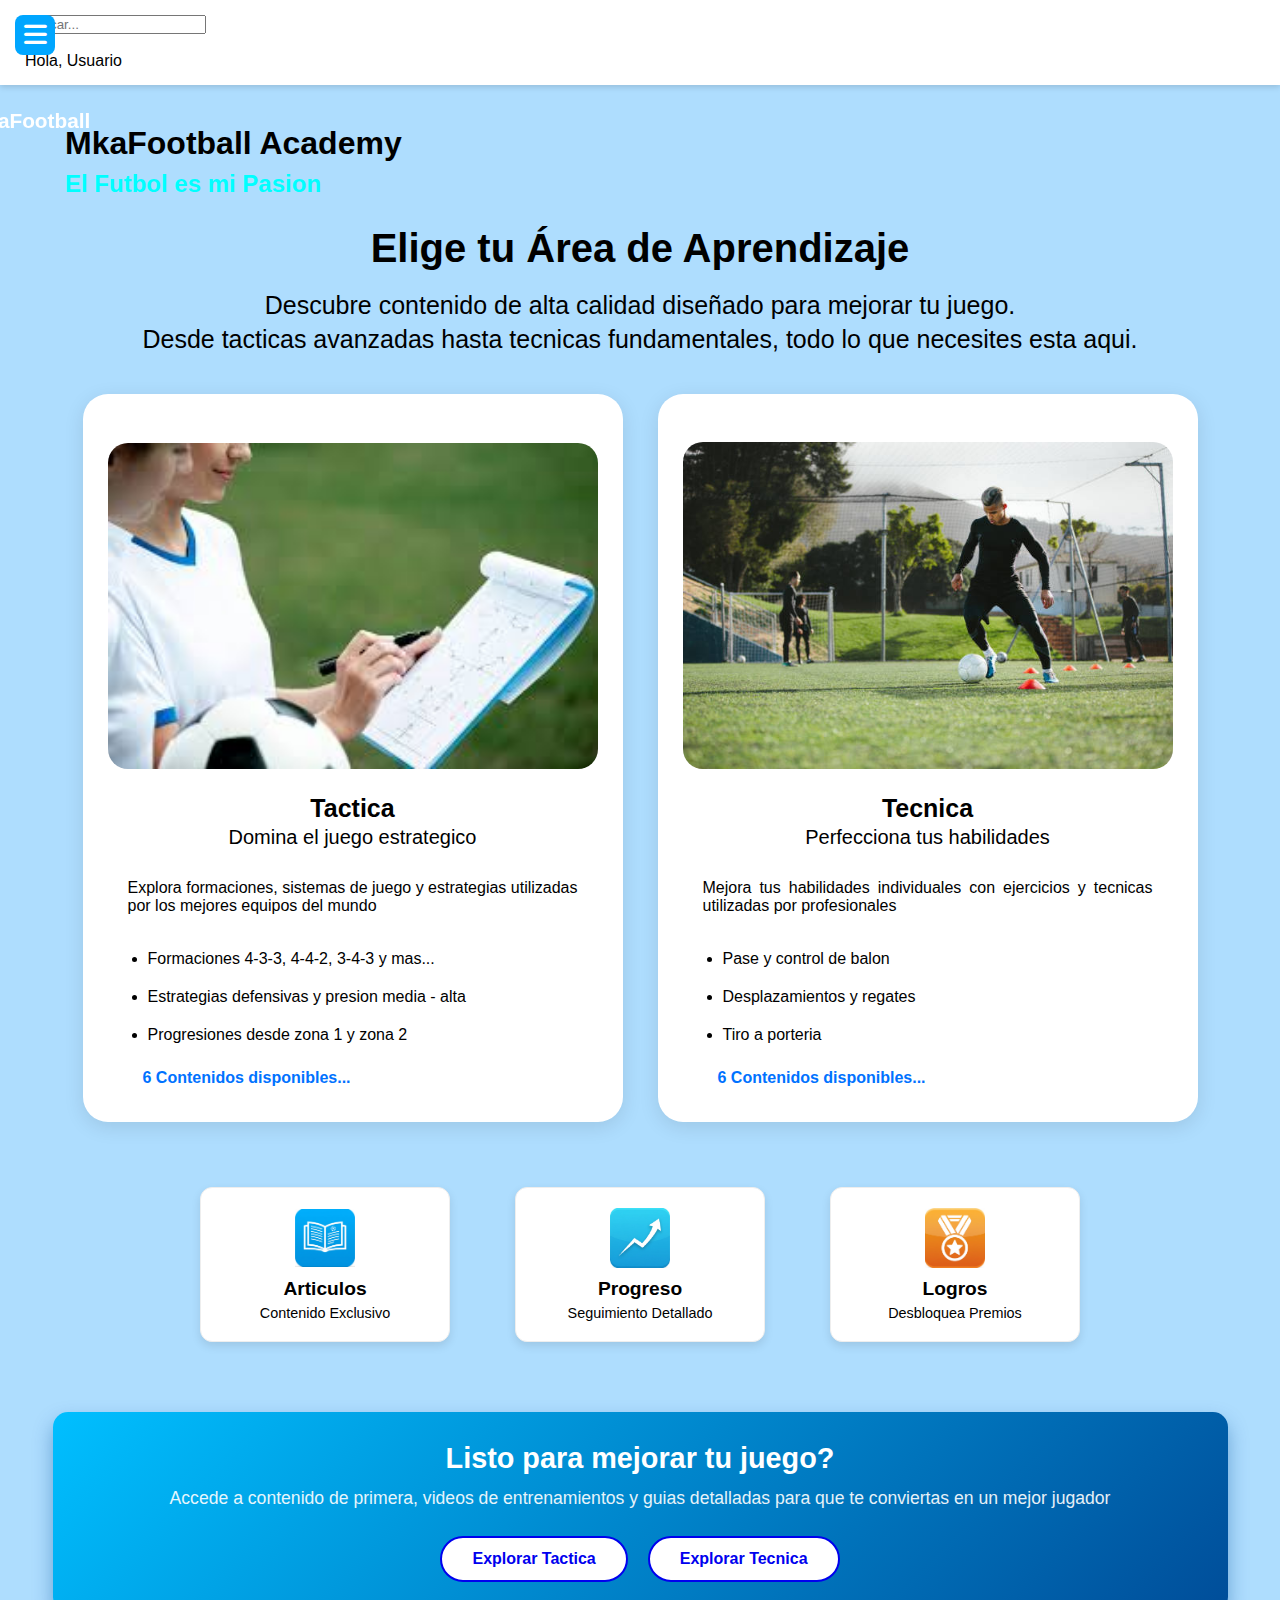
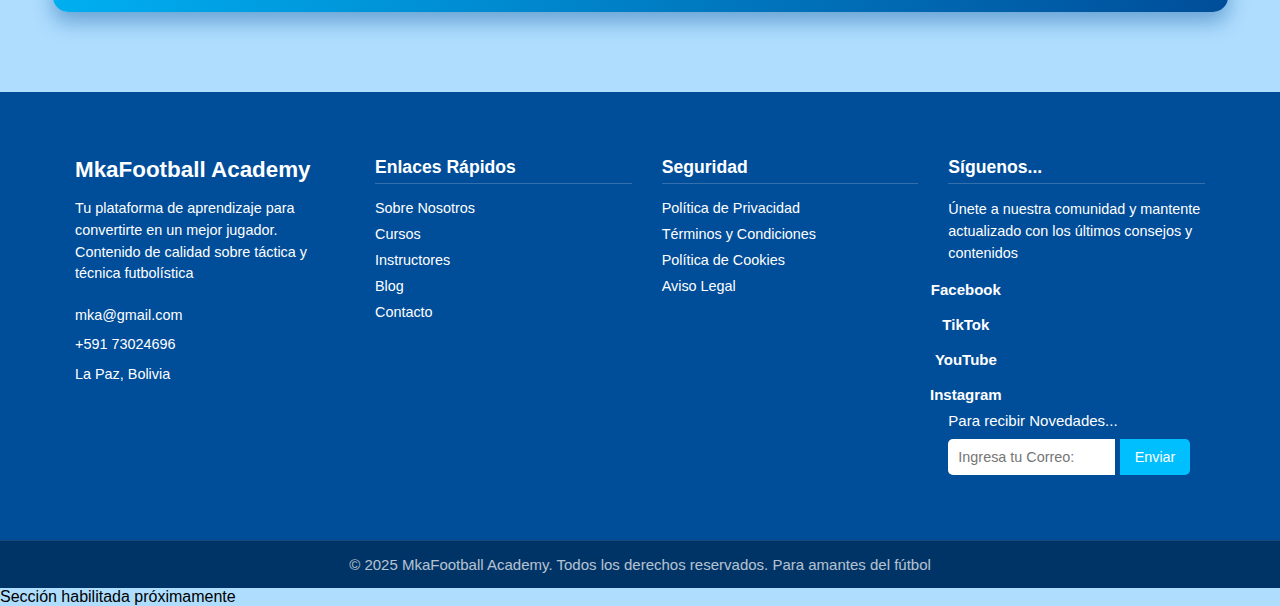
<file: index.html>
<!-- Nombre: Andres Adonay
Apellidos: Mamani Kantuta -->
<!DOCTYPE html>
<html lang="es">
<head>
    <meta charset="UTF-8">
    <meta name="viewport" content="width=device-width, initial-scale=1.0">
    <link rel="stylesheet" href="EstiloMka.css">
    <link rel="stylesheet" href="https://cdnjs.cloudflare.com/ajax/libs/font-awesome/6.5.1/css/all.min.css">
    <title>MkaFootball Academy</title>
    </head>
<body>
    <aside class="menu_lateral">
        <div class="contenido_lateral">
            <img src="Img/IconMkaFootball.png" class="LogoMka" alt="Logo">
            <h2>MkaFootball</h2>
        </div>

        <nav class="contenido_menu">
            <ul>
                <li><a href="ProyectoPWMka.html" class="opc_menu activo"><i class="fas fa-home"></i><span>Inicio</span></a></li>
                <li><a href="ContenidoTactica.html" class="opc_menu"><i class="fas fa-chess-board"></i><span>Táctica</span></a></li>
                <li><a href="ContenidoTecnica.html" class="opc_menu"><i class="fas fa-running"></i><span>Técnica</span></a></li>
                <li><a href="#" class="opc_menu"><i class="fas fa-medal"></i><span>Logros</span></a></li>
                <li><a href="#" class="opc_menu"><i class="fas fa-chart-line"></i><span>Progreso</span></a></li>
                <li><a href="#" class="opc_menu"><i class="fas fa-newspaper"></i><span>Artículos</span></a></li>
            </ul>
        </nav>
        <button class="btn_despliegue_lat"><i class="fas fa-chevron-left"></i></button>
    </aside>

    <header class="barra_superior">
        <div class="btn_hamburguesa"><i class="fas fa-bars"></i></div>
        <div class="contenido_der">
            <div class="cont_busqueda">
            <input type="search" placeholder="Buscar..." class="busqueda">
            <i class="icono_busqueda fas fa-search"></i>
        </div>
        <span class="icono_notificaciones"><i class="fas fa-bell"></i></span>
        <div class="informacion_usuario">
            <span id="saludo_usuario">Hola, Usuario</span>
            <div class="icn_usuario"></div>
        </div>
        </div>
    </header>   

    <main class="interfaz_principal">
        <div class="desp_contenido">
            <section class="contenido_central">
                    <div class="titulo_pag">
                    <h1 class="tit_principal">MkaFootball Academy</h1>
                    <h2 class="tit_secundario">El Futbol es mi Pasion</h2>
                </div>
                <div class="descripcion_principal">
                    <h3 id="txt_aprendizaje">Elige tu Área de Aprendizaje</h3>
                    <p id="txt_descripcion">Descubre contenido de alta calidad diseñado para mejorar tu juego.</p>
                    <p id="txt_descripcion">Desde tacticas avanzadas hasta tecnicas fundamentales, todo lo que necesites esta aqui.</p>
                </div>
                
                <section class="opc_principales">

                    <article class="opc_tactica">
                        <div class="fondo_opc">
                            <img src="Img/FondoTactica.jpg" alt="Fondo Tactica" id="img_fondo">
                        </div>
                        <h3>Tactica</h3>
                        <p class="subtitulo">Domina el juego estrategico</p>
                        <p id="desc_cont">Explora formaciones, sistemas de juego y estrategias utilizadas por los mejores equipos del mundo</p>
                        <ul class="contenido_tactica">
                            <li>Formaciones 4-3-3, 4-4-2, 3-4-3 y mas...</li>
                            <li>Estrategias defensivas y presion media - alta</li>
                            <li>Progresiones desde zona 1 y zona 2</li>
                        </ul>
                        <a href="ContenidoTactica.html">6 Contenidos disponibles...</a>
                    </article>

                    <article class="opc_tecnica">
                        <div class="fondo_opc">
                            <img src="Img/FondoTecnica 2.jpg" alt="Fondo Tecnica" id="img_fondo">
                        </div>
                        <h3>Tecnica</h3>
                        <p class="subtitulo">Perfecciona tus habilidades</p>
                        <p id="desc_cont">Mejora tus habilidades individuales con ejercicios y tecnicas utilizadas por profesionales</p>
                        <ul class="contenido_tecnica">
                            <li>Pase y control de balon</li>
                            <li>Desplazamientos y regates</li>
                            <li>Tiro a porteria</li>
                        </ul>
                        <a href="ContenidoTecnica.html">6 Contenidos disponibles...</a>
                    </article>
                </section>
            </section>

            <aside class="interfaz_opc_ad">
                <nav id="lst_opciones_adicionales">
                    <article id="opc_articulos">
                        <img src="Img/ImgArticulos.png" alt="icn_articulo" id="icn_opc_adicionales">
                        <h4>Articulos</h4>
                        <p>Contenido Exclusivo</p>
                    </article>
                    <article id="opc_progreso">
                        <img src="Img/ImgProgreso.png" alt="icn_progreso" id="icn_opc_adicionales">
                        <h4>Progreso</h4>
                        <p>Seguimiento Detallado</p>
                    </article>
                    <article id="opc_logros">
                        <img src="Img/ImgLogros.png" alt="icn_logros" id="icn_opc_adicionales">
                        <h4>Logros</h4>
                        <p>Desbloquea Premios</p>
                    </article>
                </nav>
            </aside>
        </div>

        <section class="opc_rapida">
            <h4>Listo para mejorar tu juego?</h4>
            <p>Accede a contenido de primera, videos de entrenamientos y guias detalladas para que te conviertas en un mejor jugador</p>
            <div id="acceso_rapido">
                <a href="ContenidoTactica.html" class="link_tactica">Explorar Tactica</a>
                <a href="ContenidoTecnica.html" class="link_tecnica">Explorar Tecnica</a>
            </div>
        </section>
    </main>
 
    <footer id="pie_pagina">
        <div id="contenido_pie_pagina">
 
            <section class="info_principal">
                <h3>MkaFootball Academy</h3>
                <p>Tu plataforma de aprendizaje para convertirte en un mejor jugador. Contenido de calidad sobre táctica y técnica futbolística</p>
            <div class="dir_contacto">
                <p>mka@gmail.com</p>
                <p>+591 73024696</p>
                <p>La Paz, Bolivia</p>
            </div>
            </section>
 
            <section class="enlaces_contacto">
                <h4>Enlaces Rápidos</h4>
                <ul>
                    <li><a href="#">Sobre Nosotros</a></li>
                    <li><a href="#">Cursos</a></li>
                    <li><a href="#">Instructores</a></li>
                    <li><a href="#">Blog</a></li>
                    <li><a href="#">Contacto</a></li>
                </ul>
            </section>
 
            <section class="seccion_terminos_politicas">
                <h4>Seguridad</h4>
                <ul>
                    <li><a href="#">Política de Privacidad</a></li>
                    <li><a href="#">Términos y Condiciones</a></li>
                    <li><a href="#">Política de Cookies</a></li>
                    <li><a href="#">Aviso Legal</a></li>
                </ul>
            </section>
 
            <section class="redes_sociales">
                <h4>Síguenos...</h4>
                <p>Únete a nuestra comunidad y mantente actualizado con los últimos consejos y contenidos</p>
                <nav class="icn_redes_sociales">
                    <a href="#">Facebook</a>
                    <a href="#">TikTok</a>
                    <a href="#">YouTube</a>
                    <a href="#">Instagram</a>
                </nav>
                <form class="suscripcion_noticias">
                    <label for="">Para recibir Novedades...</label>
                    <input type="email" placeholder="Ingresa tu Correo: ">
                    <button type="submit">Enviar</button>
                </form>
            </section>
        </div>
 
        <div class="msj_pie_pagina">
        <p>© 2025 MkaFootball Academy. Todos los derechos reservados. Para amantes del fútbol</p>
        </div>
       
    </footer>
    <div id="aviso_prox" class="aviso_prox">
    <p>Sección habilitada próximamente</p>
</div>

<script src="FuncionalidadMka.js"></script>
</body>
</html>
</file>
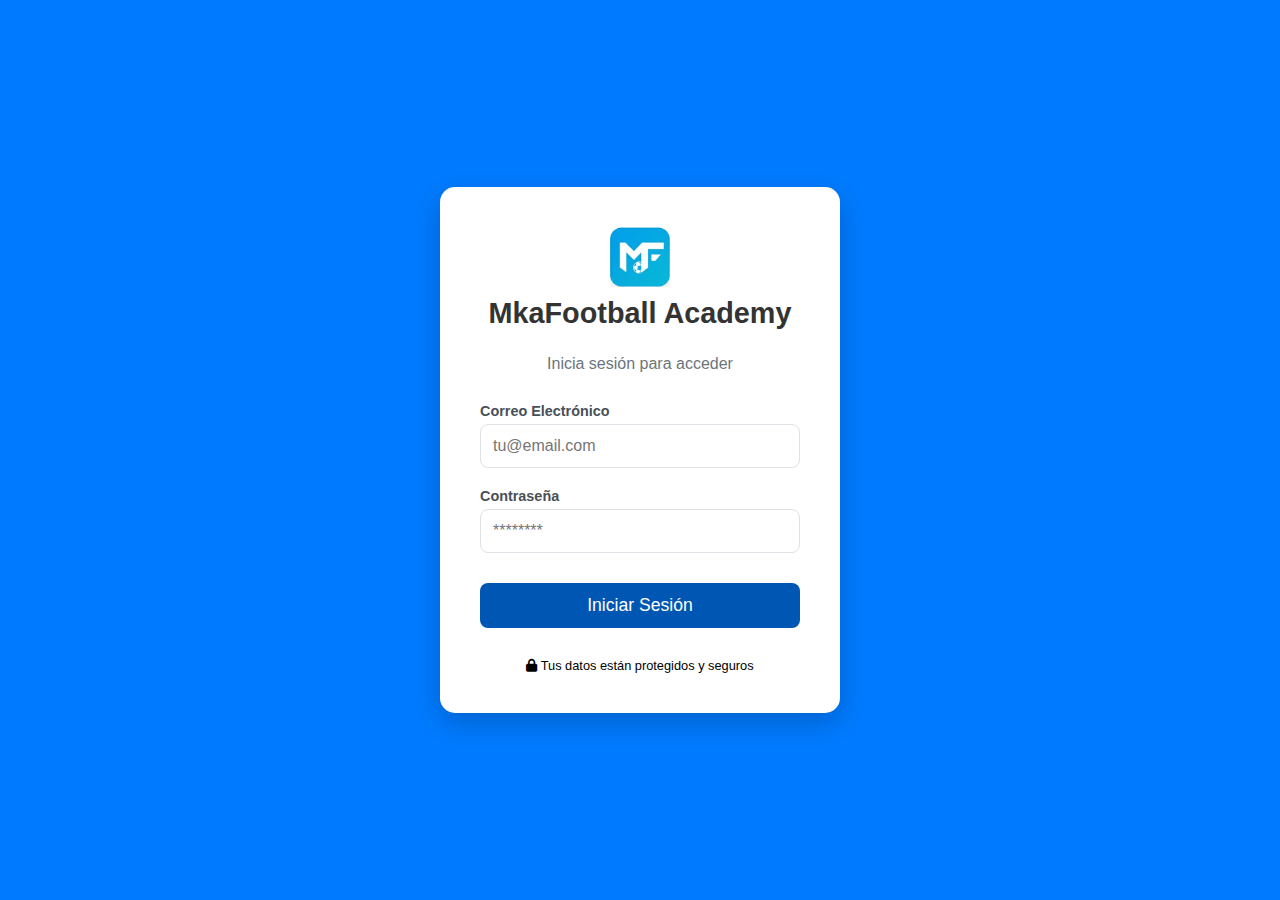
<file: login.html>
<!DOCTYPE html>
<html lang="es">
<head>
    <meta charset="UTF-8">
    <meta name="viewport" content="width=device-width, initial-scale=1.0">
    <link rel="stylesheet" href="EstiloLogin.css"> 
    <link rel="stylesheet" href="https://cdnjs.cloudflare.com/ajax/libs/font-awesome/6.5.1/css/all.min.css">
    <title>MkaFootball - Iniciar Sesión</title>
</head>
<body>
    <main class="cont_principal_login">
        <div class="tarjeta_login">
            <div class="cont_logo_titulo">
                <img src="Img/IconMkaFootball.png" alt="Logo MkaFootball" class="LogoMka">
                <h1 class="tit_principal_login">MkaFootball Academy</h1>
            </div>
            <p class="subtitulo_login">Inicia sesión para acceder</p>

            <form id="form_inicio_sesion" class="formulario_login">
                <label for="correo_electronico" class="etiqueta_campo">Correo Electrónico</label>
                <input type="email" id="correo_electronico" placeholder="tu@email.com" required>

                <label for="contrasena" class="etiqueta_campo">Contraseña</label>
                <input type="password" id="contrasena" placeholder="********" required>
                
                <button type="submit" id="btn_iniciar_sesion" class="btn_accion_login">Iniciar Sesión</button>
            </form>
            
            <p class="msj_seguridad"><i class="fas fa-lock"></i> Tus datos están protegidos y seguros</p>
        </div>
    </main>

    <script src="Funcionalidad_Login.js"></script>
</body>
</html>
</file>
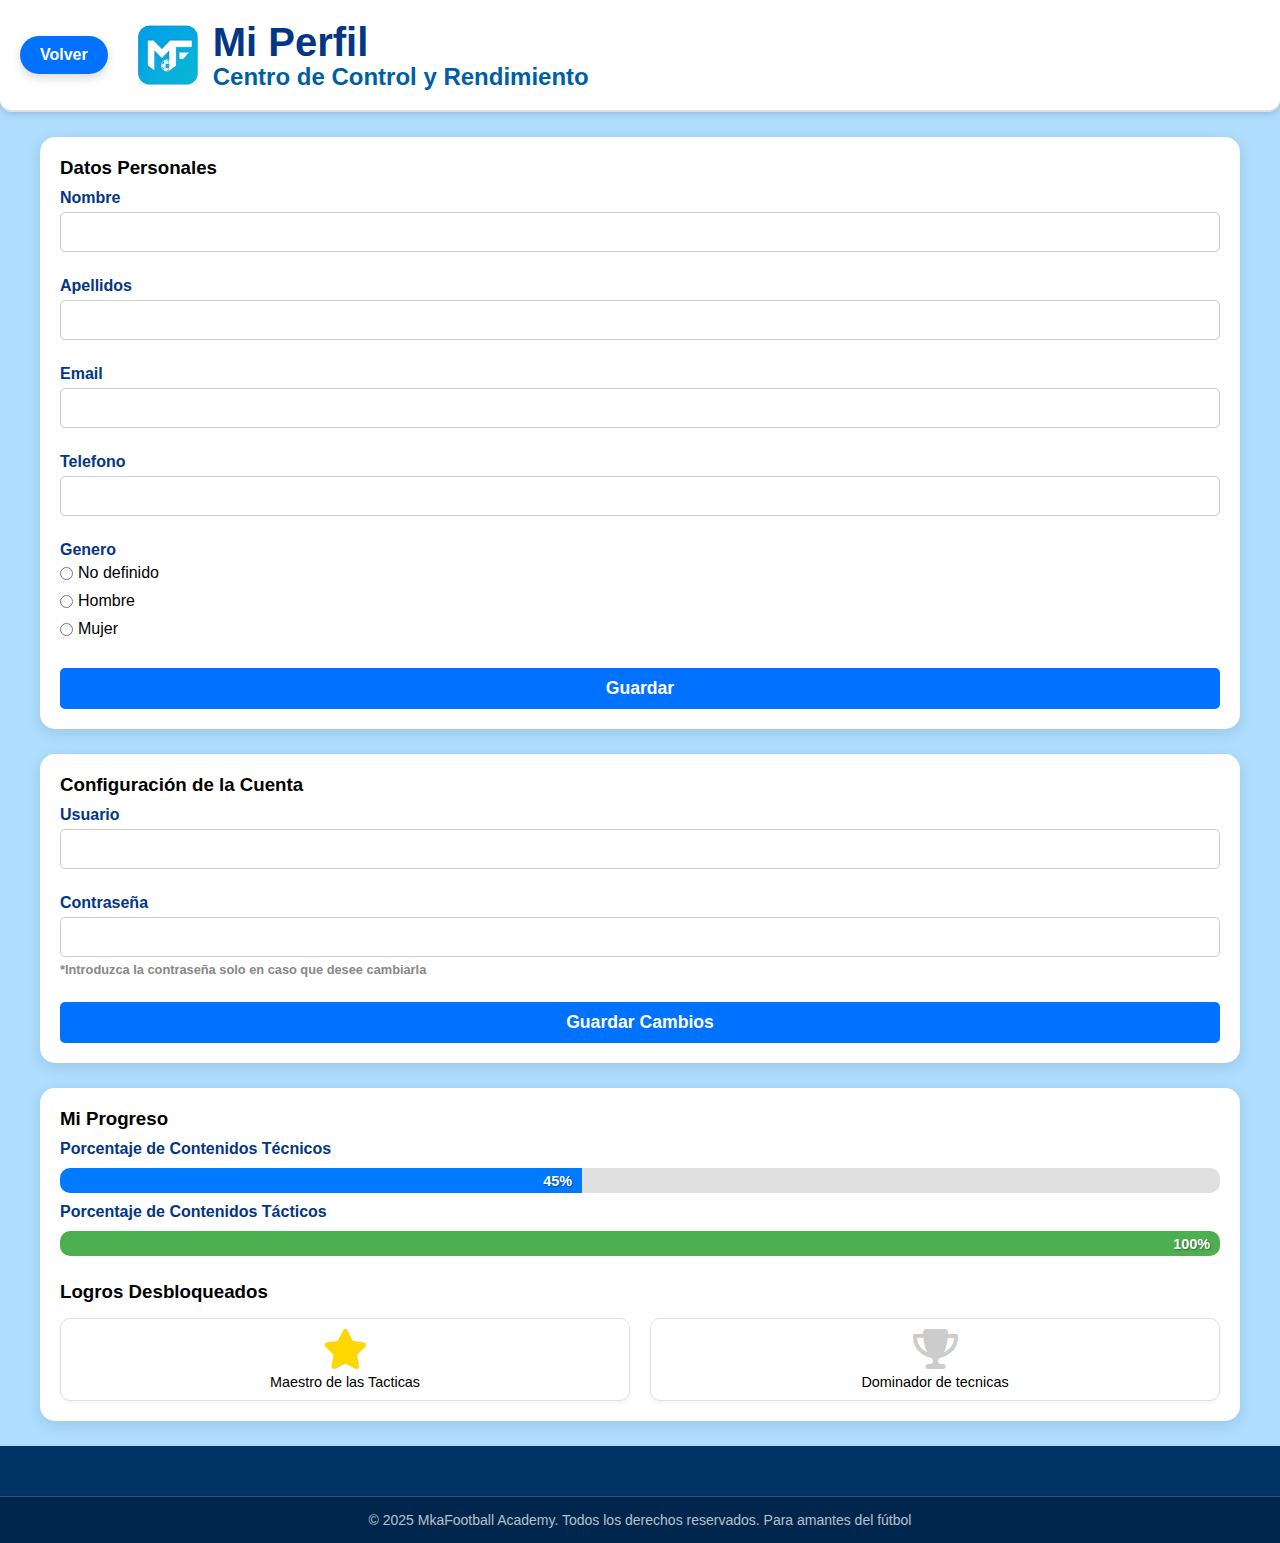
<file: perfil.html>
<!DOCTYPE html>
<html lang="es">
<head>
    <meta charset="UTF-8">
    <meta name="viewport" content="width=device-width, initial-scale=1.0">
    <link rel="stylesheet" href="EstiloPerfilLogros.css"> 
    <link rel="stylesheet" href="https://cdnjs.cloudflare.com/ajax/libs/font-awesome/6.5.1/css/all.min.css">
    <title>Mi Perfil - MkaFootball Academy</title>
</head>
<body>
    <header class="barra_superior_perfil">
        <div class="cont_volver">
            <a href="index.html">Volver</a>
        </div>
        <div class="cont_logo_titulos">
            <img src="Img/IconMkaFootball.png" alt="Logo Mka" class="LogoMka">
            <div class="cont_textos_titulo">
                <h1 class="tit_principal">Mi Perfil</h1>
                <h2 class="tit_secundario">Centro de Control y Rendimiento</h2>
            </div>
        </div>
    </header>
    <main class="interfaz_principal">
        <div class="cont_datos_cuenta">
            <section class="seccion_inf_usuario">
                <h3>Datos Personales</h3>
                <form id="formDatosPersonales">
                    <div class="cont_perfil">
                        <h4>Nombre</h4>
                        <input type="text" name="nombre" id="nombre">
                        <h4>Apellidos</h4>
                        <input type="text" name="apellidos" id="apellidos">
                        <h4>Email</h4>
                        <input type="email" name="email" id="email">
                        <h4>Telefono</h4>
                        <input type="number" name="telefono" id="telefono">
                        <h4>Genero</h4>
                        <div class="grupo-radio">
                            <label><input type="radio" name="genero" id="gen-nd">No definido</label>
                            <label><input type="radio" name="genero" id="gen-h">Hombre</label>
                            <label><input type="radio" name="genero" id="gen-m">Mujer</label>
                        </div>
                        <button id="btnGuardarDatos" type="submit">Guardar</button>
                    </div>
                </form>
            </section>
            <section class="seccion_configuracion_cuenta">
                <h3>Configuración de la Cuenta</h3>
                <form id="formCuenta">
                    <div class="cont_cuenta">
                        <h4>Usuario</h4>
                        <input type="text" name="usuario" id="usuario">
                        <h4>Contraseña</h4>
                        <input type="password" name="password" id="password">
                        <h6>*Introduzca la contraseña solo en caso que desee cambiarla</h6>
                        <button id="btnGuardarCuenta" type="submit">Guardar Cambios</button>
                    </div>
                </form>
            </section>
        </div>
        <div class="cont_progreso_logros">
            <section class="seccion_estadisticas">
                <h3>Mi Progreso </h3>
                <article class="estadistica_progreso" id="progresoTecnica">
                    <h4>Porcentaje de Contenidos Técnicos</h4>
                    <div class="barra_progreso">
                        <div class="relleno_barra_progreso" data-porcentaje="45" id="rellenoTecnica">
                            <span class="etiqueta_porcentaje" id="porcentajeTecnica">45%</span>
                        </div>
                    </div>
                </article>
                <article class="estadistica_progreso" id="progresoTactica">
                    <h4>Porcentaje de Contenidos Tácticos</h4>
                    <div class="barra_progreso">
                        <div class="relleno_barra_progreso" data-porcentaje="100" id="rellenoTactica">
                            <span class="etiqueta_porcentaje" id="porcentajeTactica">100%</span>
                        </div>
                    </div>
                </article>
            </section>
            <section class="seccion_logros">
                <h3>Logros Desbloqueados</h3>
                <div class="logros_obtenidos">
                    <div class="logro1">
                        <i class="fas fa-star logro_desbloqueado" id="logroTacticoIcon"></i>
                        <h5>Maestro de las Tacticas</h5>
                    </div>
                    <div class="logro2">
                        <i class="fas fa-trophy logro_pendiente" id="logroTecnicoIcon"></i>
                        <h5>Dominador de tecnicas</h5>
                    </div>
                </div>
            </section>
        </div> 
    </main>
    <footer class="pie_pagina">
        <div class="msj_pie_pagina">
            <p>© 2025 MkaFootball Academy. Todos los derechos reservados. Para amantes del fútbol</p>
        </div>
    </footer>
    <script src="Func_Perfil.js"></script>
    </body>
</html>
</file>
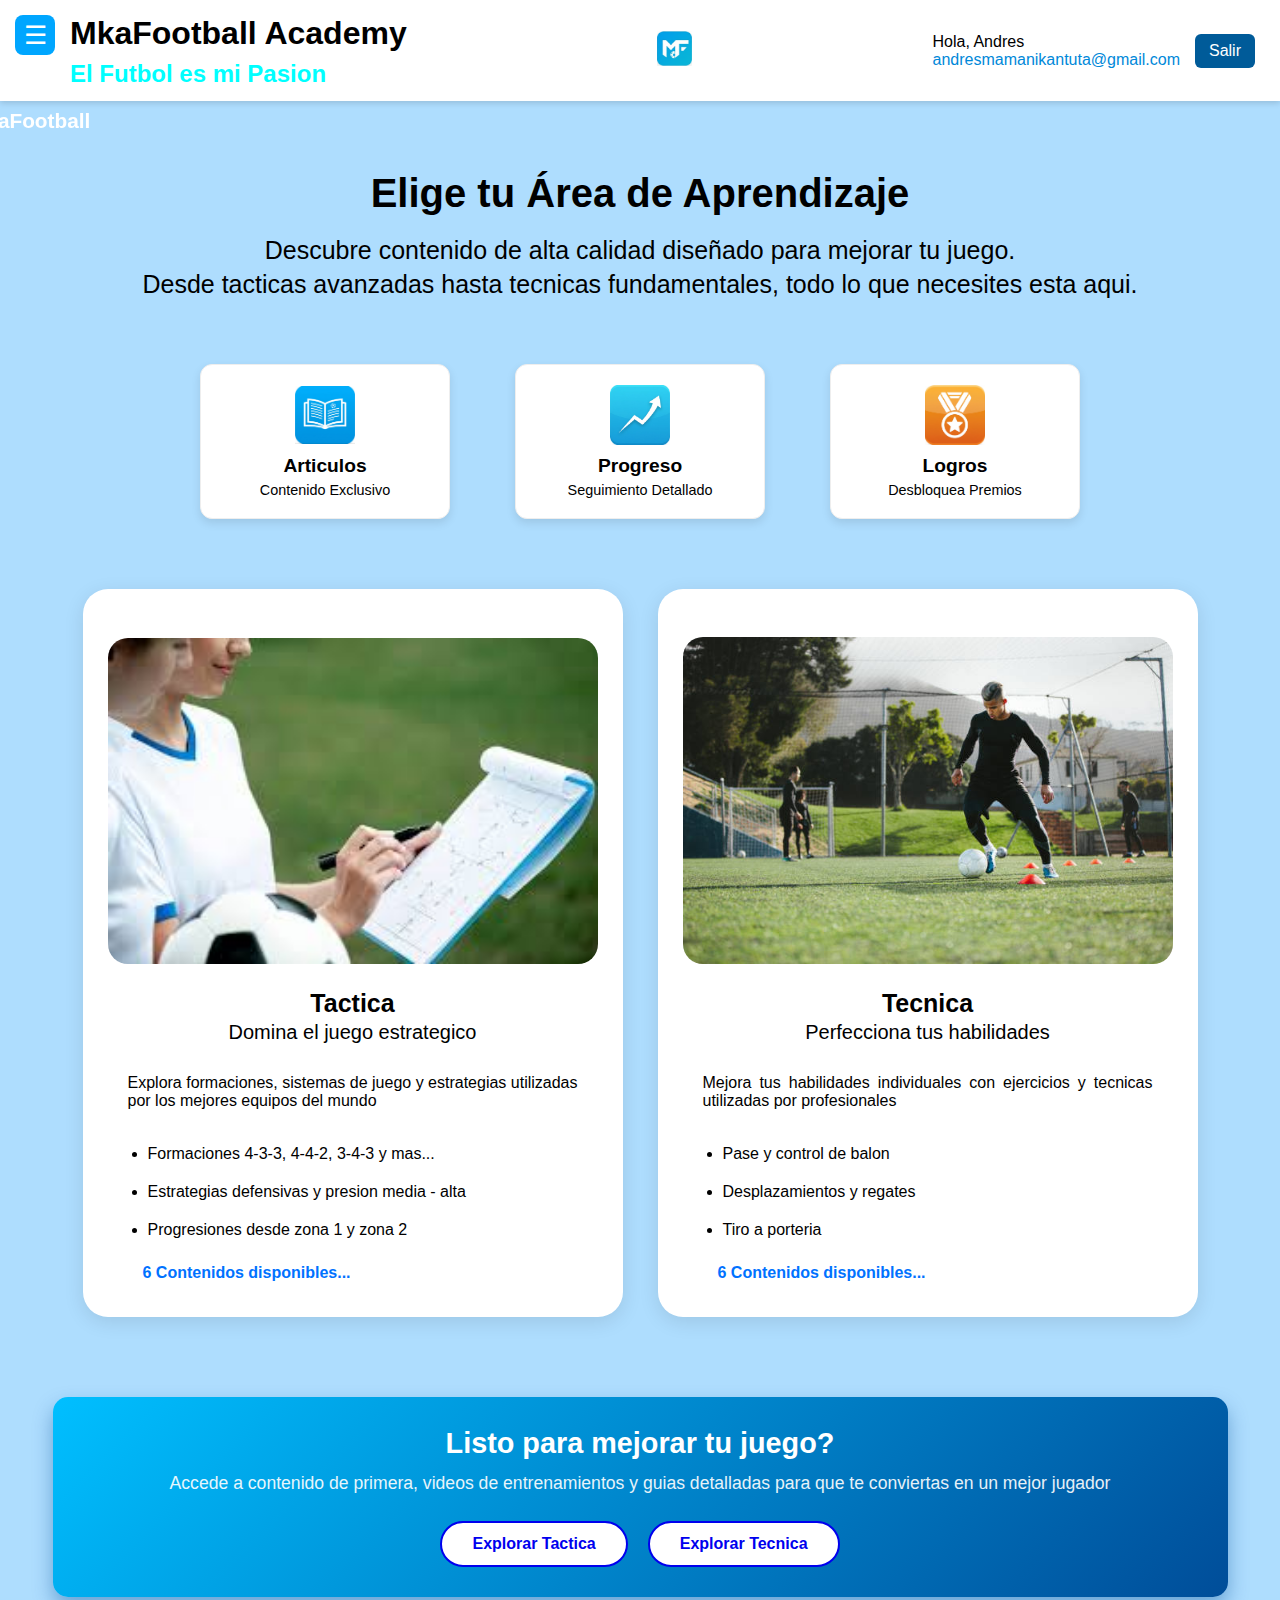
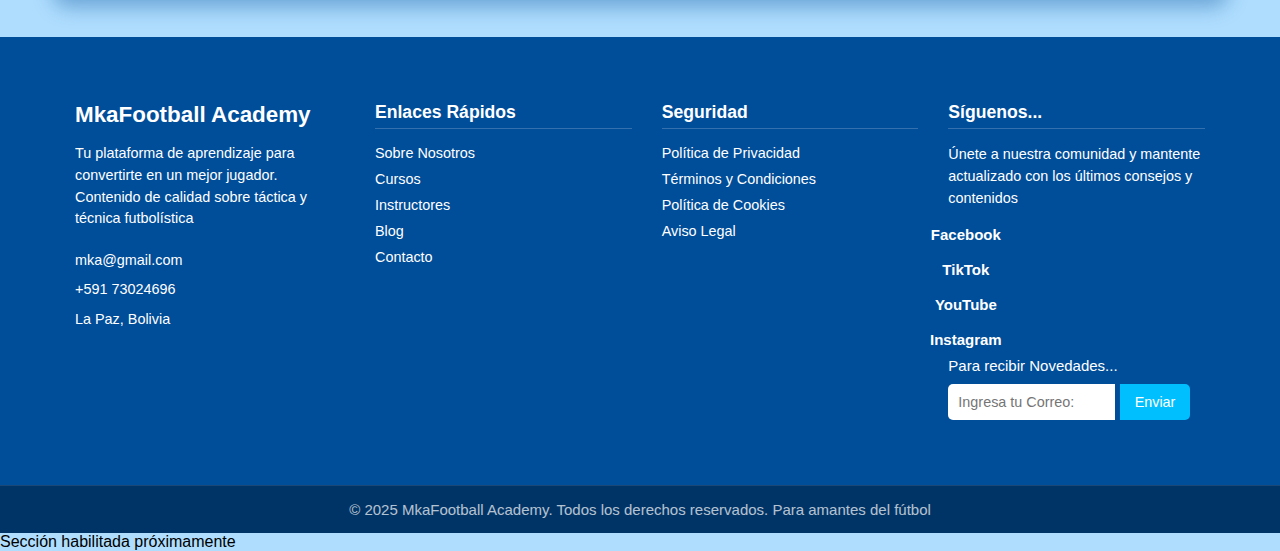
<file: ProyectoPWMka.html>
<!-- Nombre: Andres Adonay
Apellidos: Mamani Kantuta -->
<!DOCTYPE html>
<html lang="es">
<head>
    <meta charset="UTF-8">
    <meta name="viewport" content="width=device-width, initial-scale=1.0">
    <link rel="stylesheet" href="EstiloMka.css">
    <title>MkaFootball Academy</title>
    </head>
<body>
 
    <header class="barra_superior">
        <div class="titulo_pag">
            <div class="btn_hamburguesa">&#9776;</div>
            <div class="opacidad_menu_lateral"></div>
            <h1 class="tit_principal">MkaFootball Academy</h1>
            <h2 class="tit_secundario">El Futbol es mi Pasion</h2>
        </div>
        <div class="logo">
            <img src="Img/IconMkaFootball.png" id="LogoMka" alt="Logo Pagina">
        </div>
        <div class="informacion_usuario">
            <div class="saludo">
                <p id="saludo_usuario">Hola, Andres</p>
                <p id="correo_usuario">andresmamanikantuta@gmail.com</p>
            </div>
            <a href="#" class="btn-salir">Salir</a>
        </div>
    </header>

    <aside class="menu_lateral">
        <div class="contenido_lateral">
            <img src="Img/IconMkaFootball.png" class="LogoMka" alt="Logo">
            <h2>MkaFootball</h2>
        </div>

        <nav class="contenido_menu">
            <ul>
                <li><a href="ProyectoPWMka.html" class="opc_menu">Inicio</a></li>
                <li><a href="ContenidoTactica.html" class="opc_menu">Táctica</a></li>
                <li><a href="ContenidoTecnica.html" class="opc_menu">Técnica</a></li>
                <li><a href="#" class="opc_menu">Logros</a></li>
                <li><a href="#" class="opc_menu">Progreso</a></li>
                <li><a href="#" class="opc_menu">Artículos</a></li>
            </ul>
        </nav>

        <a href="#" class="btn_cerrar_sesion">Salir</a>
    </aside>


    <main class="interfaz_principal">
        <h3 id="txt_aprendizaje">Elige tu Área de Aprendizaje</h3>
        <p id="txt_descripcion">Descubre contenido de alta calidad diseñado para mejorar tu juego.</p>
        <p id="txt_descripcion">Desde tacticas avanzadas hasta tecnicas fundamentales, todo lo que necesites esta aqui.</p>
        <nav id="lst_opciones_adicionales">
            <article id="opc_articulos">
                <img src="Img/ImgArticulos.png" alt="icn_articulo" id="icn_opc_adicionales">
                <h4>Articulos</h4>
                <p>Contenido Exclusivo</p>
            </article>
            <article id="opc_progreso">
                <img src="Img/ImgProgreso.png" alt="icn_progreso" id="icn_opc_adicionales">
                <h4>Progreso</h4>
                <p>Seguimiento Detallado</p>
            </article>
            <article id="opc_logros">
                <img src="Img/ImgLogros.png" alt="icn_logros" id="icn_opc_adicionales">
                <h4>Logros</h4>
                <p>Desbloquea Premios</p>
            </article>
        </nav>
 
        <section class="opc_principales">

            <article class="opc_tactica">
                <div class="fondo_opc">
                    <img src="Img/FondoTactica.jpg" alt="Fondo Tactica" id="img_fondo">
                </div>
                <h3>Tactica</h3>
                <p class="subtitulo">Domina el juego estrategico</p>
                <p id="desc_cont">Explora formaciones, sistemas de juego y estrategias utilizadas por los mejores equipos del mundo</p>
                <ul class="contenido_tactica">
                    <li>Formaciones 4-3-3, 4-4-2, 3-4-3 y mas...</li>
                    <li>Estrategias defensivas y presion media - alta</li>
                    <li>Progresiones desde zona 1 y zona 2</li>
                </ul>
                <a href="ContenidoTactica.html">6 Contenidos disponibles...</a>
            </article>

            <article class="opc_tecnica">
                <div class="fondo_opc">
                    <img src="Img/FondoTecnica 2.jpg" alt="Fondo Tecnica" id="img_fondo">
                </div>
                <h3>Tecnica</h3>
                <p class="subtitulo">Perfecciona tus habilidades</p>
                <p id="desc_cont">Mejora tus habilidades individuales con ejercicios y tecnicas utilizadas por profesionales</p>
                <ul class="contenido_tecnica">
                    <li>Pase y control de balon</li>
                    <li>Desplazamientos y regates</li>
                    <li>Tiro a porteria</li>
                </ul>
                <a href="ContenidoTecnica.html">6 Contenidos disponibles...</a>
            </article>
        </section>
    </main>
 
    <section class="opc_rapida">
        <h4>Listo para mejorar tu juego?</h4>
        <p>Accede a contenido de primera, videos de entrenamientos y guias detalladas para que te conviertas en un mejor jugador</p>
        <div id="acceso_rapido">
            <a href="ContenidoTactica.html" class="link_tactica">Explorar Tactica</a>
            <a href="ContenidoTecnica.html" class="link_tecnica">Explorar Tecnica</a>
        </div>
    </section>
 
    <footer id="pie_pagina">
        <div id="contenido_pie_pagina">
 
            <section class="info_principal">
                <h3>MkaFootball Academy</h3>
                <p>Tu plataforma de aprendizaje para convertirte en un mejor jugador. Contenido de calidad sobre táctica y técnica futbolística</p>
            <div class="dir_contacto">
                <p>mka@gmail.com</p>
                <p>+591 73024696</p>
                <p>La Paz, Bolivia</p>
            </div>
            </section>
 
            <section class="enlaces_contacto">
                <h4>Enlaces Rápidos</h4>
                <ul>
                    <li><a href="#">Sobre Nosotros</a></li>
                    <li><a href="#">Cursos</a></li>
                    <li><a href="#">Instructores</a></li>
                    <li><a href="#">Blog</a></li>
                    <li><a href="#">Contacto</a></li>
                </ul>
            </section>
 
            <section class="seccion_terminos_politicas">
                <h4>Seguridad</h4>
                <ul>
                    <li><a href="#">Política de Privacidad</a></li>
                    <li><a href="#">Términos y Condiciones</a></li>
                    <li><a href="#">Política de Cookies</a></li>
                    <li><a href="#">Aviso Legal</a></li>
                </ul>
            </section>
 
            <section class="redes_sociales">
                <h4>Síguenos...</h4>
                <p>Únete a nuestra comunidad y mantente actualizado con los últimos consejos y contenidos</p>
                <nav class="icn_redes_sociales">
                    <a href="#">Facebook</a>
                    <a href="#">TikTok</a>
                    <a href="#">YouTube</a>
                    <a href="#">Instagram</a>
                </nav>
                <form class="suscripcion_noticias">
                    <label for="">Para recibir Novedades...</label>
                    <input type="email" placeholder="Ingresa tu Correo: ">
                    <button type="submit">Enviar</button>
                </form>
            </section>
        </div>
 
        <div class="msj_pie_pagina">
        <p>© 2025 MkaFootball Academy. Todos los derechos reservados. Para amantes del fútbol</p>
        </div>
       
    </footer>
    <div id="aviso_prox" class="aviso_prox">
    <p>Sección habilitada próximamente</p>
</div>

<script src="FuncionalidadMka.js"></script>
</body>
</html>
</file>
<file: EstiloMka.css>
/*Estilos generales*/
*{
    margin: 0;
    padding: 0;
    box-sizing: border-box;
    font-family: "Segoe UI", sans-serif;
}
body{
    background: #aeddfe;
    color: black;
}
#LogoMka{
    height: 80px;
    width: 80px;
}
/*Barra Superior*/
.barra_superior{
    display: flex;
    justify-content: space-between;
    align-items: center;
    padding: 15px 25px;
    background: white;
    color: white;
    box-shadow: 0 2px 6px rgba(0,0,0,0.15);
}
.titulo_pag{
    display: flex;
    flex-direction: column;
    align-items: flex-start;
    margin-right: 20px;
}
.tit_principal{
    margin-left: 45px;
    color: black;
}
.tit_secundario{
    margin: 10px 0 0 45px;
    line-height: 1;
    color: aqua;
}
#saludo_usuario{
    color: black;
}
#correo_usuario{
    color: #0088D9;
}
.informacion_usuario{
    display: flex;
    align-items: center;
    gap: 15px;
}
.btn-salir{
    background: #005B99;
    padding: 8px 14px;
    color: white;
    border-radius: 6px;
    text-decoration: none;
    transition: 0.2s;
}
.btn-salir:hover{
    background: #003F6B;
}
/*Interfaz Pincipal (Main)*/
.interfaz_principal{
    padding: 40px 20px;
    text-align: center;
}
/*Opciones Adicionales*/
#lst_opciones_adicionales{
    padding: 30px 0;
    display: flex;
    justify-content: center;
    gap: 65px;
    width: 100%;
    margin-top: 35px;
}
#lst_opciones_adicionales article{
    width: 250px;
    background-color: white;
    border-radius: 12px;
    padding: 20px;
    text-align: center;
    box-shadow: 0 4px 10px rgba(0,0,0,0.1);
    overflow: hidden;
    border: 1px solid #eee;
}
#icn_opc_adicionales{
    width: 60px;
    height: 60px;
    object-fit: contain;
    margin-bottom: 10px;
    display: block;
    margin-left: auto;
    margin-right: auto;
}
#lst_opciones_adicionales h4{
    margin: 5px 0;
    font-size: 1.2em;
    font-weight: 600;
}
#lst_opciones_adicionales p{
    font-size: 0.9em;
    margin-top: 5px;
}
#txt_aprendizaje{
    font-size: 40px;
    margin-top: 30px;
    margin-bottom: 20px;
}
#txt_descripcion{
    font-size: 25px;
    margin-bottom: 5px;
}
/*Opciones Principales (Tecnica - Tactica)*/
.opc_principales{
    display: flex;
    justify-content: center;
    gap: 35px;
    margin-top: 40px;
    padding: 0 20px;
}
.fondo_opc{
    height: 400px;
    position: relative;
    padding: 20px;
    display: flex;
    flex-direction: column;
    justify-content: flex-end;
}
#img_fondo{
    border-radius: 25px;
    position: relative;
    padding: 5px;
}
.opc_tactica, .opc_tecnica{
    background-color: white;
    border-radius: 25px;
    box-shadow: 0 5px 20px rgba(0,0,0,0.1);
    width: 45%;
    max-width: 570px;
    display: flex;
    flex-direction: column;
    overflow: hidden;
}
.opc_principales a{
    margin: 25px 0 15px 60px;
    display: block;
    text-align: left;
    padding-bottom: 20px;
    font-weight: 600;
    text-decoration: none;
    color: #0072ff;
}
.opc_principales h3{
    font-size: 25px;
    margin-bottom: 3px;
}
.subtitulo{
    font-size: 20px;
    margin-bottom: 15px;
}
.contenido_tactica, .contenido_tecnica{
    text-align: left;
    margin-left: 65px;
    margin-top: 20px;
}
#desc_cont{
    text-align:justify;
    padding-left: 45px;
    padding-right: 45px;
    padding-bottom: 15px;
    padding-top: 15px;
}
/*Acceso Rapido a Tecnica - Tactica*/
.opc_rapida{
    max-width: 1175px;
    margin: 40px auto;
    padding: 30px;
    background: linear-gradient(135deg, #00bfff, #004d99);
    border-radius: 15px;
    box-shadow: 0 10px 20px rgba(0,77,153,0.4);
    text-align: center;
    color: white;
    position: relative;
    overflow: hidden;
}
.opc_rapida h4 {
    font-size: 1.8em;
    margin-bottom: 10px;
    font-weight: bold;
}
.opc_rapida p {
    font-size: 1.1em;
    line-height: 1.5;
    margin-bottom: 25px;
    opacity: 0.9;
}
#acceso_rapido {
    display: flex;
    justify-content: center;
    gap: 20px;
}
#acceso_rapido a{
    text-decoration: none;
    padding: 12px 30px;
    border-radius: 40px;
    font-size: 1em;
    font-weight: 600;
    display: inline-block;
    border: 2px solid;
    background-color: white;
}
/*Pie de Pagina*/
#pie_pagina{
    background: #004d99;
    color: white;
    padding-top: 50px;
    font-family: Arial, sans-serif;
}
#contenido_pie_pagina{
    max-width: 1200px;
    margin: 0 auto;
    display: flex;
    justify-content: space-between;
    padding: 0 20px;
    flex-wrap: wrap;
}
.info_principal, .enlaces_contacto, .seccion_terminos_politicas, .redes_sociales{
    padding: 15px;
    min-width: 200px;
    flex: 1;
    margin-bottom: 30px;
}
.info_principal{
    flex: 1.5;
    max-width: 300px;
}
#pie_pagina h3{
    font-size: 1.4em;
    margin-bottom: 15px;
    font-weight: bold;
    color: white;
}
#pie_pagina h4{
    font-size: 1.1em;
    margin-bottom: 15px;
    font-weight: bold;
    color: white;
    border-bottom: 1px solid rgba(255, 255, 255, 0.2);
    padding-bottom: 5px;
}
.info_principal p, .redes_sociales p, .dir_contacto p {
    font-size: 0.9em;
    line-height: 1.5;
    margin-bottom: 8px;
}
.dir_contacto {
    margin-top: 20px;
}
.enlaces_contacto ul, .seccion_terminos_politicas ul {
    list-style: none;
    padding: 0;
    margin: 0;
}
.enlaces_contacto li, .seccion_terminos_politicas li {
    margin-bottom: 8px;
}
.enlaces_contacto a, .seccion_terminos_politicas a {
    color: #ffffff;
    text-decoration: none;
    font-size: 0.9em;
}
.icn_redes_sociales a{
    text-decoration: none;
    width: 35px;
    height: 35px;
    justify-content: center;
    align-items: center;
    color: white;
    font-weight: bold;
    display: flex;
    font-size: 15px;
}
.suscripcion_noticias input {
    padding: 10px;
    border: none;
    border-radius: 5px 0 0 5px;
    width: 65%;
    font-size: 0.9em;
    color: #333; 
}
.suscripcion_noticias label {
    display: block;
    font-size: 15px;
    margin-bottom: 10px;
}
.suscripcion_noticias button {
    padding: 10px 15px;
    border: none;
    background-color: #00bfff; 
    color: #ffffff;
    border-radius: 0 5px 5px 0;
    cursor: pointer;
    font-size: 0.9em;
}
.msj_pie_pagina {
    text-align: center;
    padding: 15px 20px;
    border-top: 1px solid rgba(255, 255, 255, 0.1); 
    background-color: #003366; 
    margin-top: 20px;
}
.msj_pie_pagina p {
    font-size: 15px;
    margin: 0;
    opacity: 0.7;
}
/*Interfaz Tecnica y Tactica*/
.interfaz_tecnica, .interfaz_tactica{
    padding: 20px;
}
.barra_superior_tecnica, .barra_superior_tactica{
    background: #0088D9;
    padding: 20px;
    border-radius: 10px;
    color: white;
    margin-bottom: 25px;
}
.contenido_tecnica, .contenido_tactica{
    display: grid;
    grid-template-columns: repeat(auto-fit, minmax(300px, 1fr));
    gap: 20px;
}
.seccion_tec, .seccion_tac{
    background: white;
    border-radius: 14px;
    padding: 15px;
    box-shadow: 0 2px 6px rgba(0,0,0,0.1);
}
.seccion_tec img, .seccion_tac img{
    width: 100%;
    border-radius: 10px;
}
.btn_ver{
    margin-top: 8px;
    display: inline-block;
    background: #00A6FF;
    padding: 8px 15px;
    color: white;
    border-radius: 8px;
    text-decoration: none;
    transition: 0.2s;
}
.btn_ver:hover{
    background: #0088D9;
}
/* --- Estilos del Botón de Hamburguesa --- */

.btn_hamburguesa {
    position: fixed; /* Fijo en la pantalla */
    top: 15px;
    left: 15px;
    width: 40px;
    height: 40px;
    background-color: #00A6FF; /* Azul del menú */
    color: white;
    display: flex;
    align-items: center;
    justify-content: center;
    font-size: 26px;
    border-radius: 8px;
    cursor: pointer;
    z-index: 1100; /* Siempre encima */
}

/* --- Estilos del Overlay de Opacidad --- */

.opacidad_menu_lateral {
    position: fixed;
    top: 0;
    left: 0;
    width: 100%;
    height: 100%;
    background: rgba(0, 0, 0, 0.5); /* Oscurece el fondo */
    opacity: 0; /* Inicialmente invisible */
    visibility: hidden; /* No interactuable cuando está invisible */
    transition: opacity 0.3s ease;
    z-index: 900;
}

.opacidad_menu_lateral.activo {
    opacity: 1;
    visibility: visible;
}
/*Menu Lateral*/
.menu_lateral {
    position: fixed;
    top: 0;
    left: 0;
    width: 250px;
    height: 100vh;
    background: #00A6FF; 
    color: white;
    padding: 20px 0;
    transform: translateX(-100%); 
    transition: transform 0.3s ease;
    z-index: 1000;
    display: flex;
    flex-direction: column;
}
.menu_lateral.activo {
    transform: translateX(0); 
}
.contenido_lateral {
    display: flex;
    align-items: center;
    padding: 0 20px 20px;
    border-bottom: 1px solid rgba(255, 255, 255, 0.2);
    margin-bottom: 20px;
}
#LogoMka {
    width: 35px;
    height: 35px;
    margin-right: 10px;
}
.contenido_lateral h2 {
    font-size: 1.3em;
    font-weight: bold;
    margin: 0;
}
.contenido_menu ul {
    list-style: none;
    padding: 0;
    margin: 0;
}
.contenido_menu li {
    margin: 5px 0;
}
.opc_menu {
    display: block;
    padding: 12px 20px;
    color: #ffffff;
    text-decoration: none;
    font-size: 1em;
}
.opc_menu.activo { 
    background-color: #ffffff;
    color: #00A6FF;
    border-radius: 8px;
    margin: 0 10px;
}
.btn_cerrar_sesion {
    margin-top: auto; 
    display: block;
    text-align: center;
    padding: 15px;
    background-color: #033684;
    color: #ffffff;
    text-decoration: none;
    font-weight: bold;
}
</file>
<file: EstiloPerfilLogros.css>
/* --- Estilos Generales --- */
*{
    margin: 0;
    padding: 0;
    box-sizing: border-box;
    font-family: "Segoe UI", sans-serif;
}
body{
    background: #aeddfe; 
    color: black;
    min-height: 100vh;
    display: flex;
    flex-direction: column;
}
/* * * Interfaz de Perfil - Progreso - Estadisticas * * */
.interfaz_principal{
    width: 95%;
    max-width: 1200px;
    margin: 25px auto;
    display: flex;
    flex-direction: column;
    flex-wrap: wrap;
    gap: 25px;
    flex-grow: 1;
}
/* --- Barra superior --- */
.barra_superior_perfil{
    padding: 20px;
    background: white;
    border-radius: 0 0 12px 12px;
    box-shadow: 0 2px 6px rgba(0,0,0,0.15);
    border-bottom: 2px solid #e0e0e0;
    margin-bottom: 0;
    display: flex;
    justify-content: flex-start;
    align-items: center;
    gap: 30px;
}
.cont_volver a{
    display: inline-block;
    text-decoration: none;
    color: white;
    padding: 10px 20px;
    background: #0072ff;
    border-radius: 25px;
    font-weight: 600;
    font-size: 1em;
    transition: all 0.25s ease;
    box-shadow: 0 4px 10px rgba(0,0,0,0.15);
}
.cont_logo_titulos {
    display: flex;
    align-items: center; 
    gap: 15px; 
}
.cont_textos_titulo {
    display: flex;
    flex-direction: column; 
}
.cont_logo_titulos h1 {
    font-size: 2.5em;
    margin-top: 0;
    color: #033684;
    line-height: 1.1;
}
.cont_logo_titulos h2 {
    font-size: 1.5em;
    color: #005fa3;
    font-weight: 600;
    margin-bottom: 0;
    line-height: 1.1;
}
.cont_volver a:hover{
    background: #0053b3;
    transform: translateY(-3px);
    box-shadow: 0 8px 18px rgba(0,0,0,0.30);
}
.LogoMka{
    width: 60px;
    height: 60px;
}
/* ----- MAIN ------*/
.cont_datos_cuenta {
    display: flex;
    flex-direction: column; /* Apila Datos Personales sobre Configuración */
    gap: 25px;
    min-width: 100px;
}
.cont_progreso_logros {
    background-color: white;
    padding: 20px;
    border-radius: 15px;
    box-shadow: 0 4px 15px rgba(0,0,0,0.1);
    display: flex;
    flex-direction: column; /* Apila Progreso sobre Logros */
    gap: 25px;
    width: 100%;
}
/* ESTILOS PARA LAS SECCIONES*/
.seccion_estadisticas,
.seccion_logros {
    background: none; 
    padding: 0; 
    height: max-content;
    flex-grow: 1; 
}
.progreso_contenidos{
    display: flex;
    flex-direction: column;
    gap: 15px;
    width: auto;
    background: none;
    padding: 0;
    box-shadow: none;
    height: max-content;
}
.seccion_inf_usuario,
.seccion_configuracion_cuenta {
    background: white;
    padding: 20px;
    border-radius: 15px;
    box-shadow: 0 4px 15px rgba(0,0,0,0.1);
    height: max-content;
    flex-grow: 1; 
}
/* --- Seccion Datos Personales y Contraseña --- */
.cont_perfil,
.cont_cuenta {
    width: auto; 
    gap: 0; 
    background: none;
    box-shadow: none;
    display: flex;
    flex-direction: column;
}
.cont_perfil h4, .cont_cuenta h4, .estadistica_progreso h4 {
    margin-top: 10px;
    margin-bottom: 5px;
    color: #033684;
}
.cont_perfil input[type="text"],
.cont_perfil input[type="email"],
.cont_perfil input[type="number"],
.cont_cuenta input[type="text"],
.cont_cuenta input[type="password"] {
    width: 100%;
    padding: 10px;
    margin-bottom: 15px;
    border: 1px solid #ccc;
    border-radius: 5px;
    font-size: 1em;
}
.cont_perfil button, .cont_cuenta button {
    display: block;
    width: 100%;
    padding: 10px;
    background: #0072ff;
    color: white;
    border: none;
    border-radius: 5px;
    cursor: pointer;
    font-size: 1.1em;
    font-weight: 600;
    transition: background 0.3s ease;
    margin-top: 15px;
}
.cont_perfil button:hover, .cont_cuenta button:hover {
    background: #0053b3;
}
.cont_cuenta h6 {
    font-size: 0.8em;
    color: #888;
    margin-top: -10px;
    margin-bottom: 10px;
}
.grupo-radio { /* Nueva clase para agrupar las opciones de género */
    display: flex;
    flex-direction: column;
    gap: 10px;
    margin-bottom: 15px;
}
.grupo-radio label {
    display: flex;
    align-items: center;
    gap: 5px;
    font-size: 1em;
    cursor: pointer;
}
/* --- Seccion Progreso --- */
.progreso_contenidos{
    display: flex;
    flex-direction: column;
    gap: 15px;
    padding-top: 10px;
}
.progreso_contenidos > * { 
    flex: 1; /* Ocupan el mismo ancho */
    padding: 15px;
    border: 1px solid #e0e0e0;
    border-radius: 10px;
    width: auto; /* Asegura que no tengan un ancho fijo */
}
.barra_progreso {
    background-color: #e0e0e0;
    border-radius: 10px;
    height: 25px;
    margin-top: 10px;
    overflow: hidden;
}
.relleno_barra_progreso {
    height: 100%;
    background-color: #007bff; 
    text-align: right;
    display: flex;
    align-items: center;
    justify-content: flex-end;
    transition: width 1s ease-in-out;
}
#rellenoTactica {
    background-color: #4CAF50; 
}
.etiqueta_porcentaje {
    padding: 0 10px;
    color: white;
    font-weight: bold;
    font-size: 0.9em;
    text-shadow: 1px 1px 2px rgba(0, 0, 0, 0.4);
}
/* --- Seccion Logros --- */
.logros_obtenidos {
    display: flex;
    flex-wrap: wrap;
    gap: 20px;
    margin-top: 15px;
}
.logro1, .logro2 {
    text-align: center;
    padding: 10px;
    border-radius: 10px;
    border: 1px solid #e0e0e0;
    box-shadow: 0 2px 5px rgba(0,0,0,0.05);
    flex-basis: calc(50% - 10px);
}
.logro_desbloqueado {
    color: gold; /* Color para logro desbloqueado */
    font-size: 2.5em;
    margin-bottom: 5px;
}
.logro_pendiente {
    color: #ccc; /* Color para logro pendiente */
    font-size: 2.5em;
    margin-bottom: 5px;
}
.logro1 h5, .logro2 h5 {
    font-size: 0.9em;
    font-weight: 500;
}
/* --- Pie Pagina --- */
.pie_pagina {
    background: #003366; /* Color más profundo */
    color: white;
    padding-top: 30px;
    font-family: Arial, sans-serif;
    margin-top: auto;
}
.msj_pie_pagina {
    text-align: center;
    padding: 15px 20px;
    border-top: 1px solid rgba(255,255,255,0.2);
    background-color: #00264d; 
    margin-top: 20px;
}
.msj_pie_pagina p {
    font-size: 14px;
    opacity: 0.7;
}
/* --- Responsividad para Movil --- */
@media (max-width: 768px){ 
    .barra_superior_perfil {
        flex-direction: column;
        align-items: flex-start;
        gap: 15px;
    }
    .cont_logo_titulos {
        flex-direction: row;
        width: 100%;
    }
    .LogoMka {
        width: 40px;
        height: 40px;
    }
    .cont_logo_titulos h1 {
        font-size: 1.8em;
    }
    .cont_logo_titulos h2 {
        font-size: 1.1em;
    }
    .interfaz_principal {
        width: 90%;
        flex-direction: column;
        gap: 20px;
        margin-top: 20px;
    }
    .col_datos_cuenta,
    .cont_progreso_logros {
        width: 100%;
    }
    .seccion_inf_usuario,
    .seccion_configuracion_cuenta,
    .seccion_estadisticas,
    .seccion_logros {
        width: 100%;
    }
    .logro1, .logro2 {
        flex-basis: calc(50% - 10px); /* Se mantiene 2 por fila para aprovechar el espacio */
    }
}
/* --- Responsividad para Tablet/PC (min-width: 769px) --- */
@media (min-width: 769px) {
    .cont_datos_cuenta {
        width: 100%;
    }
    .cont_progreso_logros {
        width: 100%;
    }
    .progreso_contenidos {
        display: flex;
        flex-direction: row;
        gap: 20px;
    }
}
</file>
<file: EstiloLogin.css>
/* Estilos Generales y Reset */
* {
    margin: 0;
    padding: 0;
    box-sizing: border-box;
    font-family: "Segoe UI", sans-serif;
}
body{
    background: #007bff;
    color: #f8f9fa;
}
/* Fondo principal */
.cont_principal_login {
    display: flex;
    justify-content: center;
    align-items: center;
    min-height: 100vh;
    position: relative;
    overflow: hidden; 
}
/* Tarjeta de Login */
.tarjeta_login {
    background-color: white;
    padding: 40px;
    border-radius: 15px;
    box-shadow: 0 10px 30px rgba(0, 0, 0, 0.2);
    width: 90%;
    max-width: 400px;
    text-align: center;
    z-index: 10; 
}
.cont_logo_titulo {
    display: flex;
    flex-direction: column;
    align-items: center;
    margin-bottom: 20px;
}
.LogoMka {
    width: 60px;
    height: 60px;
    margin-bottom: 10px;
}
.tit_principal_login {
    font-size: 1.8em;
    color: #333;
    margin-bottom: 5px;
}
.subtitulo_login {
    color: #6c757d;
    margin-bottom: 30px;
}
/* Formulario */
.formulario_login {
    display: flex;
    flex-direction: column;
    text-align: left;
}
.etiqueta_campo {
    font-size: 0.9em;
    color: #495057;
    margin-bottom: 5px;
    font-weight: bold;
}
input[type="email"],
input[type="password"] {
    padding: 12px;
    margin-bottom: 20px;
    border: 1px solid #dee2e6;
    border-radius: 8px;
    font-size: 1em;
    transition: border-color 0.3s;
}
input[type="email"]:focus,
input[type="password"]:focus {
    border-color: var(--color-principal);
    outline: none;
}
/* Botón de Acción */
.btn_accion_login {
    background-color: #0056b3;
    color: white;
    padding: 12px;
    border: none;
    border-radius: 8px;
    font-size: 1.1em;
    cursor: pointer;
    margin-top: 10px;
    transition: background-color 0.3s;
}
.btn_accion_login:hover {
    background-color: #003366;
}
/* Mensaje de Seguridad */
.msj_seguridad {
    margin-top: 30px;
    font-size: 0.8em;
    color: black;
}
/* Responsividad para Movil */
@media (max-width: 600px) {
    .tarjeta_login {
        padding: 30px 20px;
    }
    .tit_principal_login {
        font-size: 1.5em;
    } 
}
</file>
